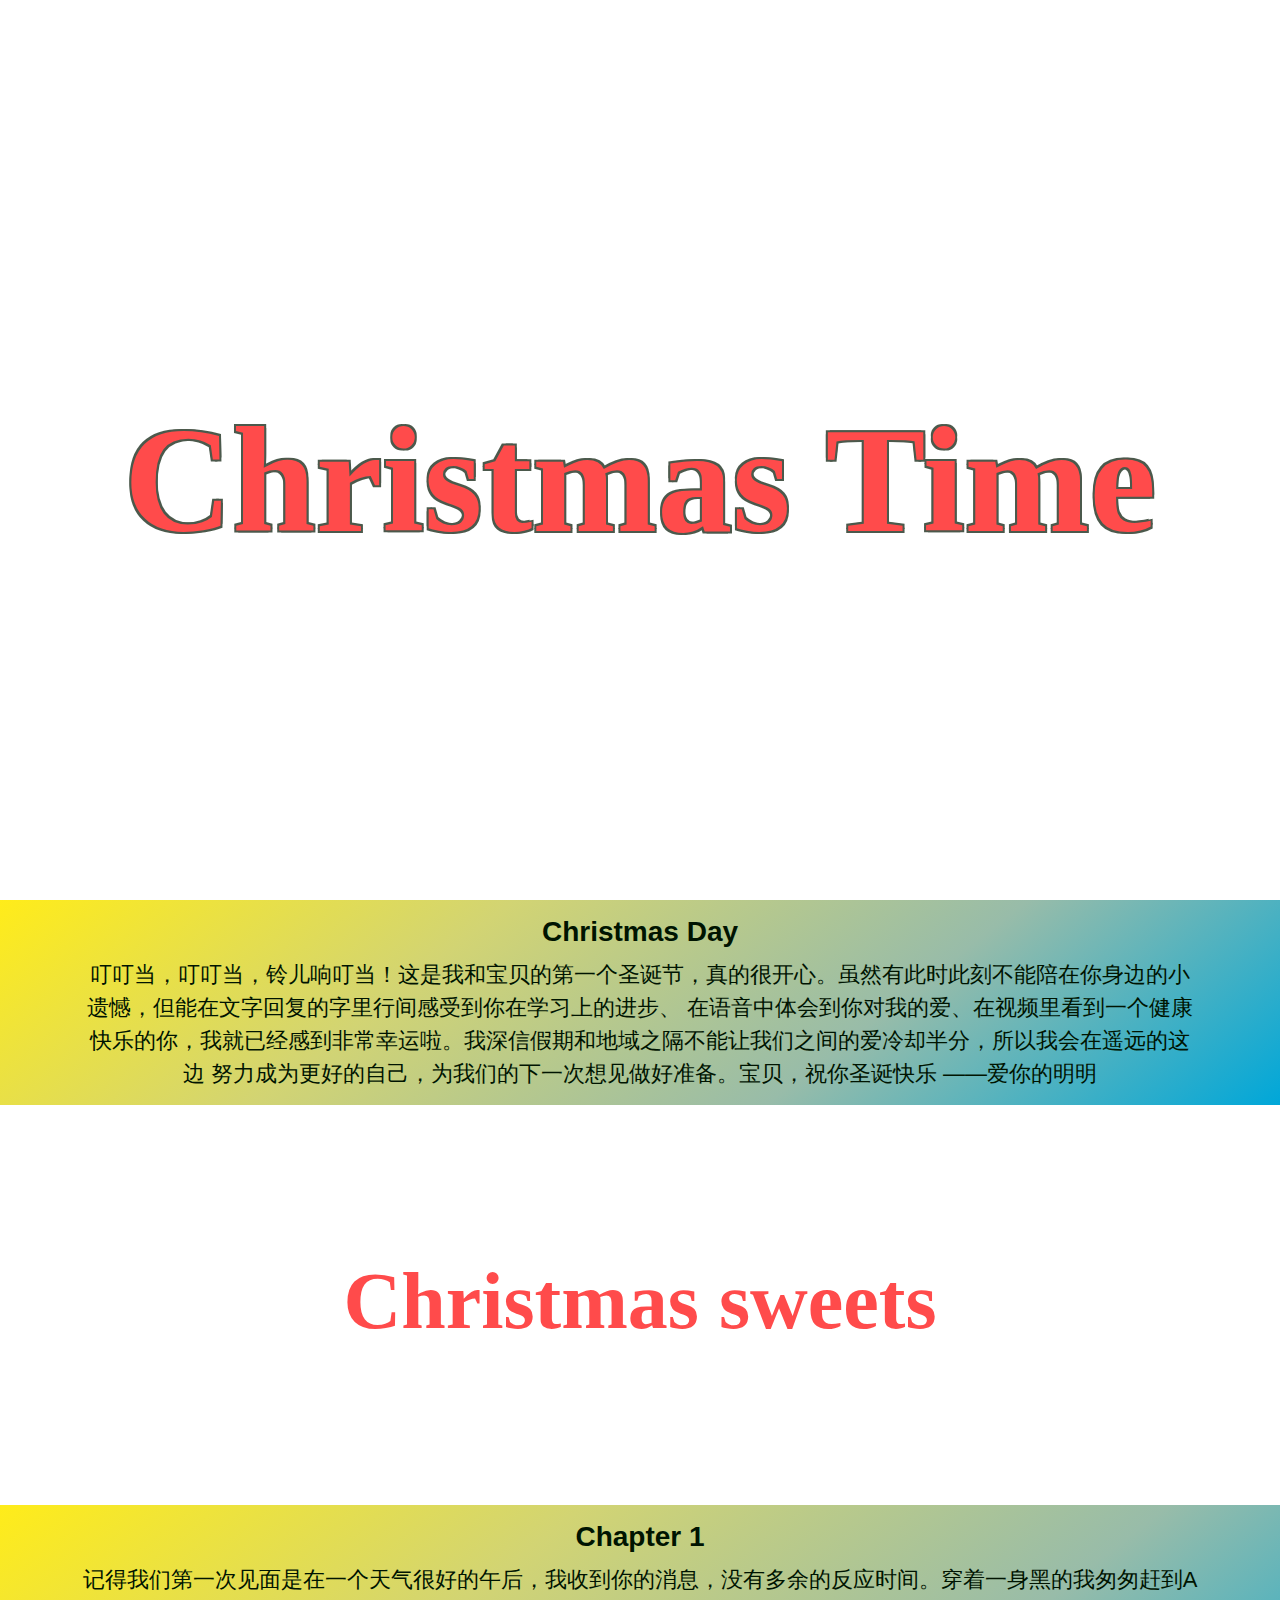
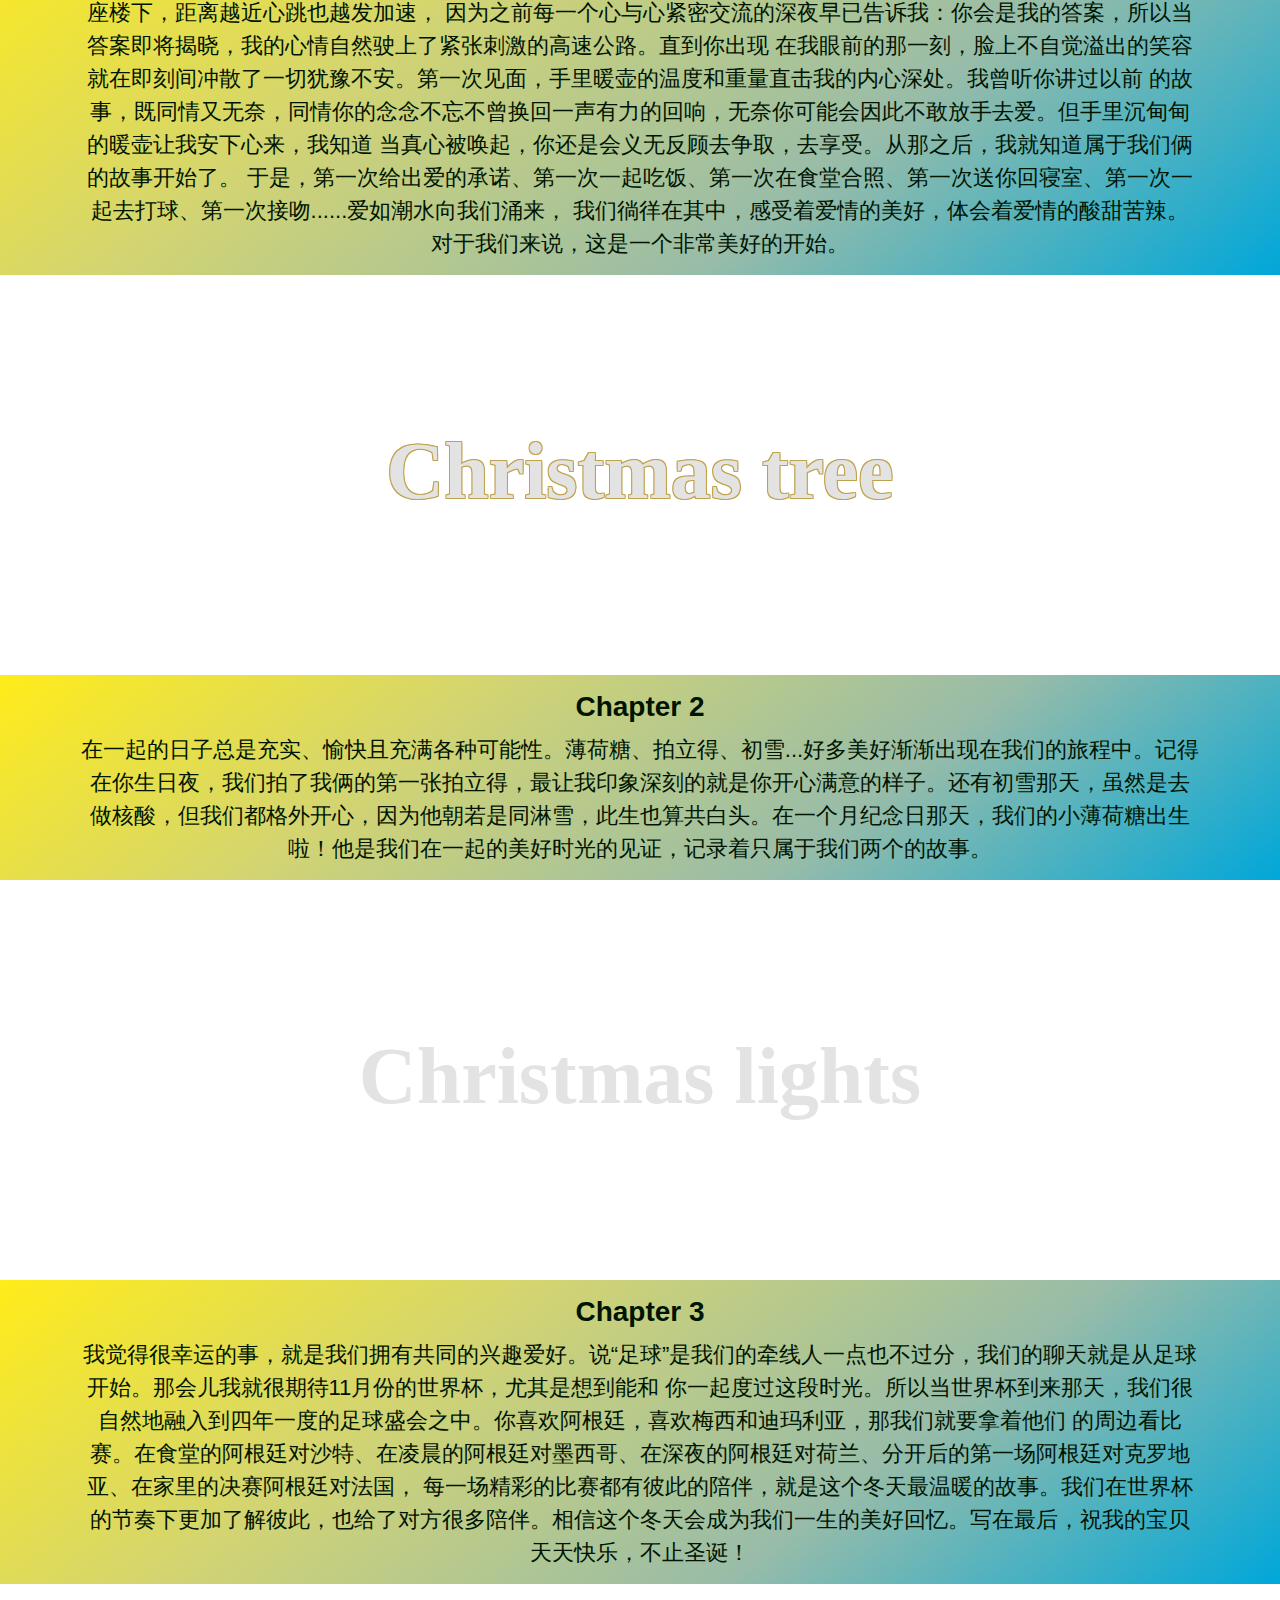
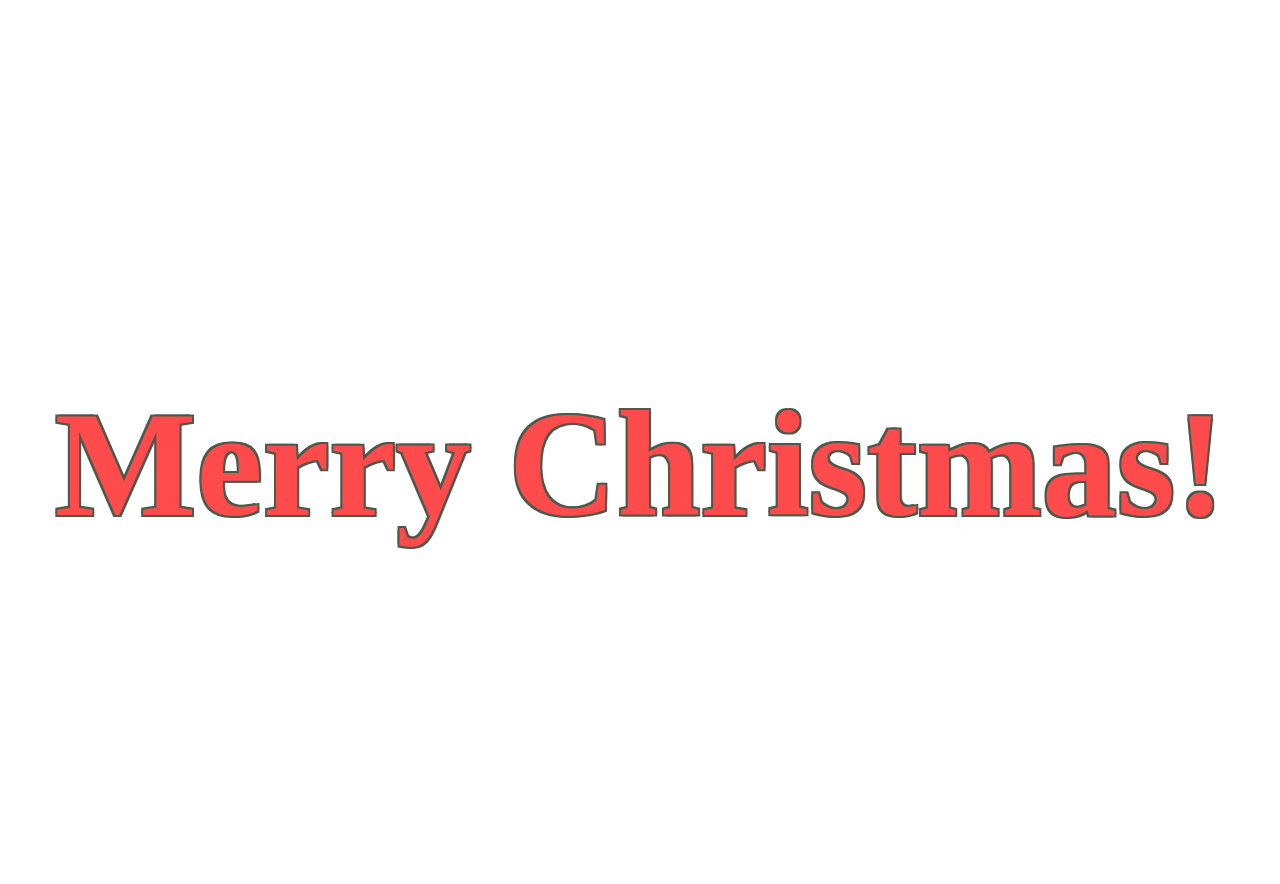
<file: index.html>
<!DOCTYPE html>
<html lang="en">
<head>
    <meta charset="UTF-8">
    <title>圣诞快乐呀！</title>

    <link rel="stylesheet" href="./style.css">

    <div class="pimg1">
        <div class="text">
		<span class="big-font">
			Christmas Time
		</span>
        </div>
    </div>

    <section class="section">
        <h2>Christmas Day</h2>
        <p>
            叮叮当，叮叮当，铃儿响叮当！这是我和宝贝的第一个圣诞节，真的很开心。虽然有此时此刻不能陪在你身边的小遗憾，但能在文字回复的字里行间感受到你在学习上的进步、
            在语音中体会到你对我的爱、在视频里看到一个健康快乐的你，我就已经感到非常幸运啦。我深信假期和地域之隔不能让我们之间的爱冷却半分，所以我会在遥远的这边
            努力成为更好的自己，为我们的下一次想见做好准备。宝贝，祝你圣诞快乐 ——爱你的明明
        </p>
    </section>

    <div class="pimg2">
        <div class="text">
		<span class="red">
			Christmas sweets
		</span>
        </div>
    </div>

    <section class="section">
        <h2>Chapter 1</h2>
        <p>
            记得我们第一次见面是在一个天气很好的午后，我收到你的消息，没有多余的反应时间。穿着一身黑的我匆匆赶到A座楼下，距离越近心跳也越发加速，
            因为之前每一个心与心紧密交流的深夜早已告诉我：你会是我的答案，所以当答案即将揭晓，我的心情自然驶上了紧张刺激的高速公路。直到你出现
            在我眼前的那一刻，脸上不自觉溢出的笑容就在即刻间冲散了一切犹豫不安。第一次见面，手里暖壶的温度和重量直击我的内心深处。我曾听你讲过以前
            的故事，既同情又无奈，同情你的念念不忘不曾换回一声有力的回响，无奈你可能会因此不敢放手去爱。但手里沉甸甸的暖壶让我安下心来，我知道
            当真心被唤起，你还是会义无反顾去争取，去享受。从那之后，我就知道属于我们俩的故事开始了。
            于是，第一次给出爱的承诺、第一次一起吃饭、第一次在食堂合照、第一次送你回寝室、第一次一起去打球、第一次接吻......爱如潮水向我们涌来，
            我们徜徉在其中，感受着爱情的美好，体会着爱情的酸甜苦辣。对于我们来说，这是一个非常美好的开始。


        </p>
    </section>

    <div class="pimg3">
        <div class="text">
		<span class="gold">
			Christmas tree
		</span>
        </div>
    </div>

    <section class="section">
        <h2>Chapter 2</h2>
        <p>
            在一起的日子总是充实、愉快且充满各种可能性。薄荷糖、拍立得、初雪...好多美好渐渐出现在我们的旅程中。记得在你生日夜，我们拍了我俩的第一张拍立得，最让我印象深刻的就是你开心满意的样子。还有初雪那天，虽然是去做核酸，但我们都格外开心，因为他朝若是同淋雪，此生也算共白头。在一个月纪念日那天，我们的小薄荷糖出生啦！他是我们在一起的美好时光的见证，记录着只属于我们两个的故事。
        </p>
    </section>

    <div class="pimg4">
        <div class="text">
		<span>
			Christmas lights
		</span>
        </div>
    </div>

    <section class="section">
        <h2>Chapter 3</h2>
        <p>
            我觉得很幸运的事，就是我们拥有共同的兴趣爱好。说“足球”是我们的牵线人一点也不过分，我们的聊天就是从足球开始。那会儿我就很期待11月份的世界杯，尤其是想到能和
            你一起度过这段时光。所以当世界杯到来那天，我们很自然地融入到四年一度的足球盛会之中。你喜欢阿根廷，喜欢梅西和迪玛利亚，那我们就要拿着他们
            的周边看比赛。在食堂的阿根廷对沙特、在凌晨的阿根廷对墨西哥、在深夜的阿根廷对荷兰、分开后的第一场阿根廷对克罗地亚、在家里的决赛阿根廷对法国，
            每一场精彩的比赛都有彼此的陪伴，就是这个冬天最温暖的故事。我们在世界杯的节奏下更加了解彼此，也给了对方很多陪伴。相信这个冬天会成为我们一生的美好回忆。写在最后，祝我的宝贝天天快乐，不止圣诞！
        </p>
    </section>

    <div class="pimg5">
        <div class="text">
		<span class="big-font">
			Merry Christmas!
		</span>
        </div>

    </div>
</head>
<body>


</body>

</html>
</file>
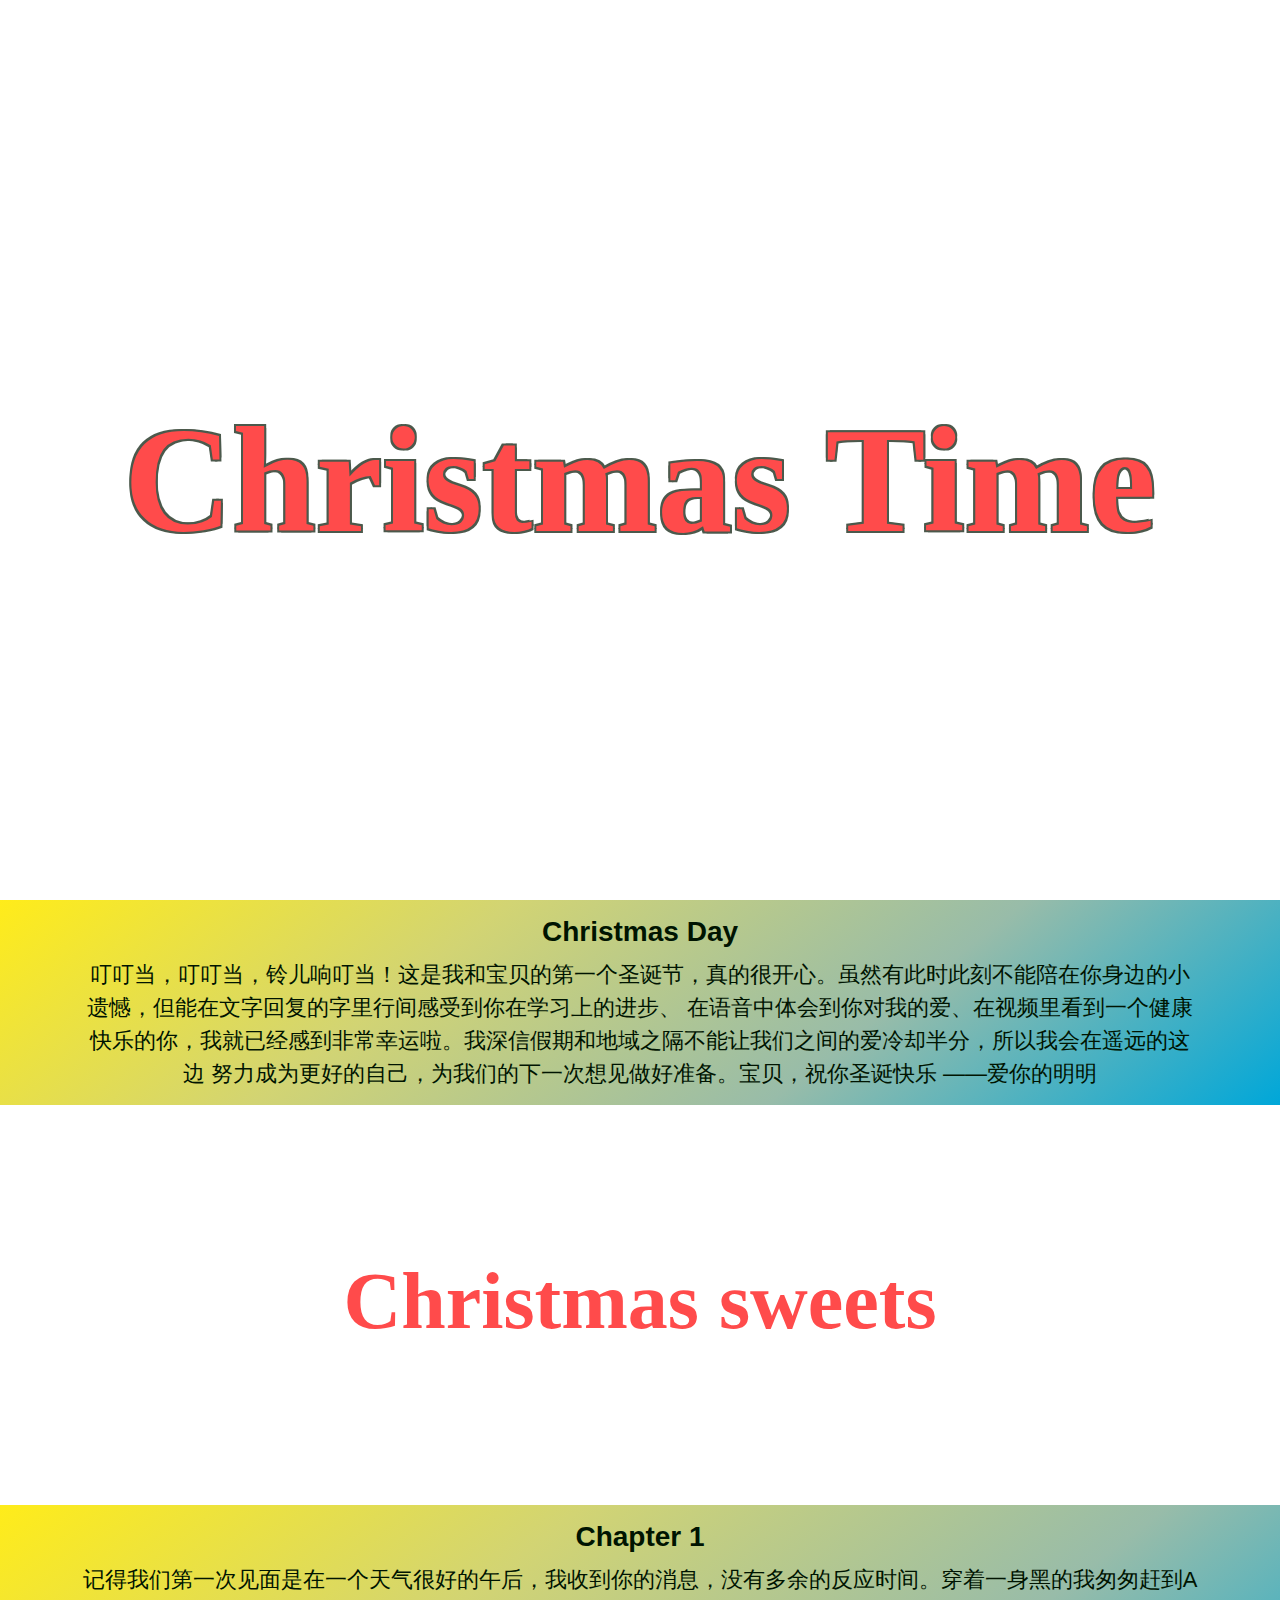
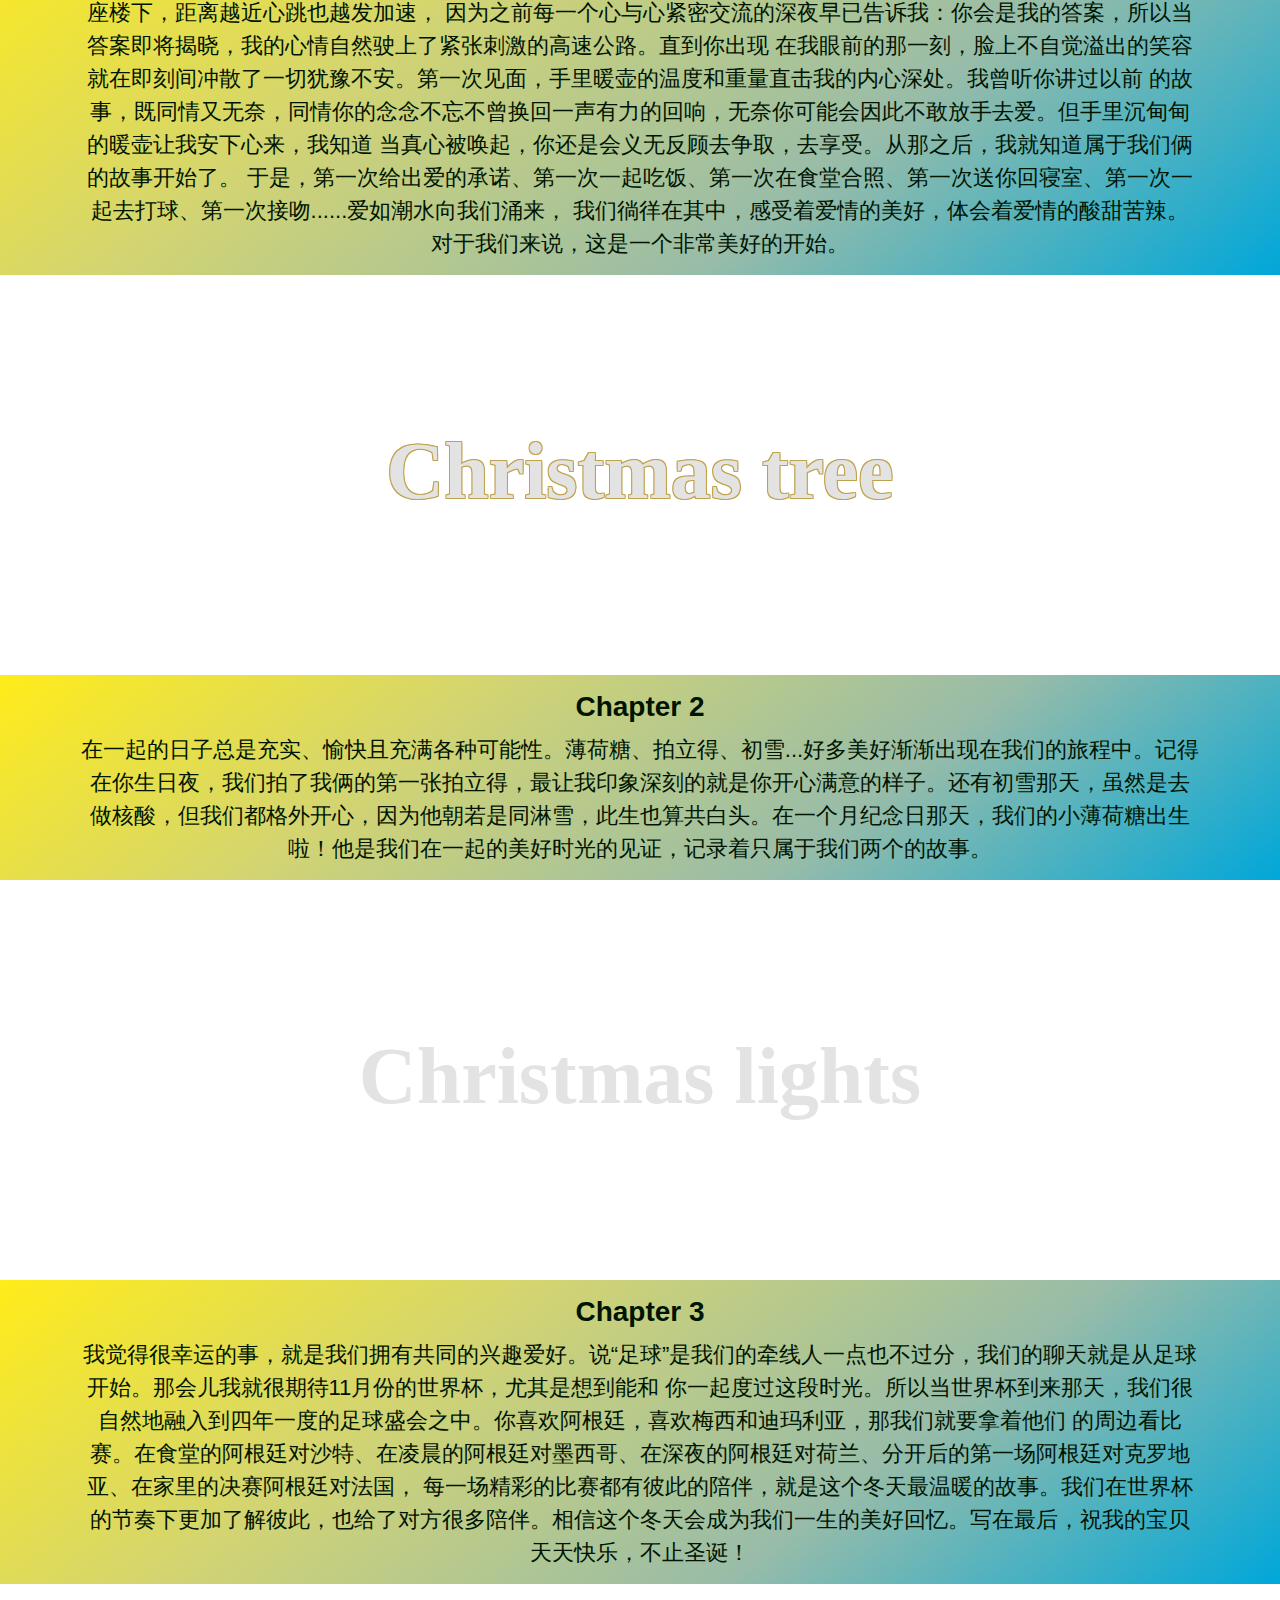
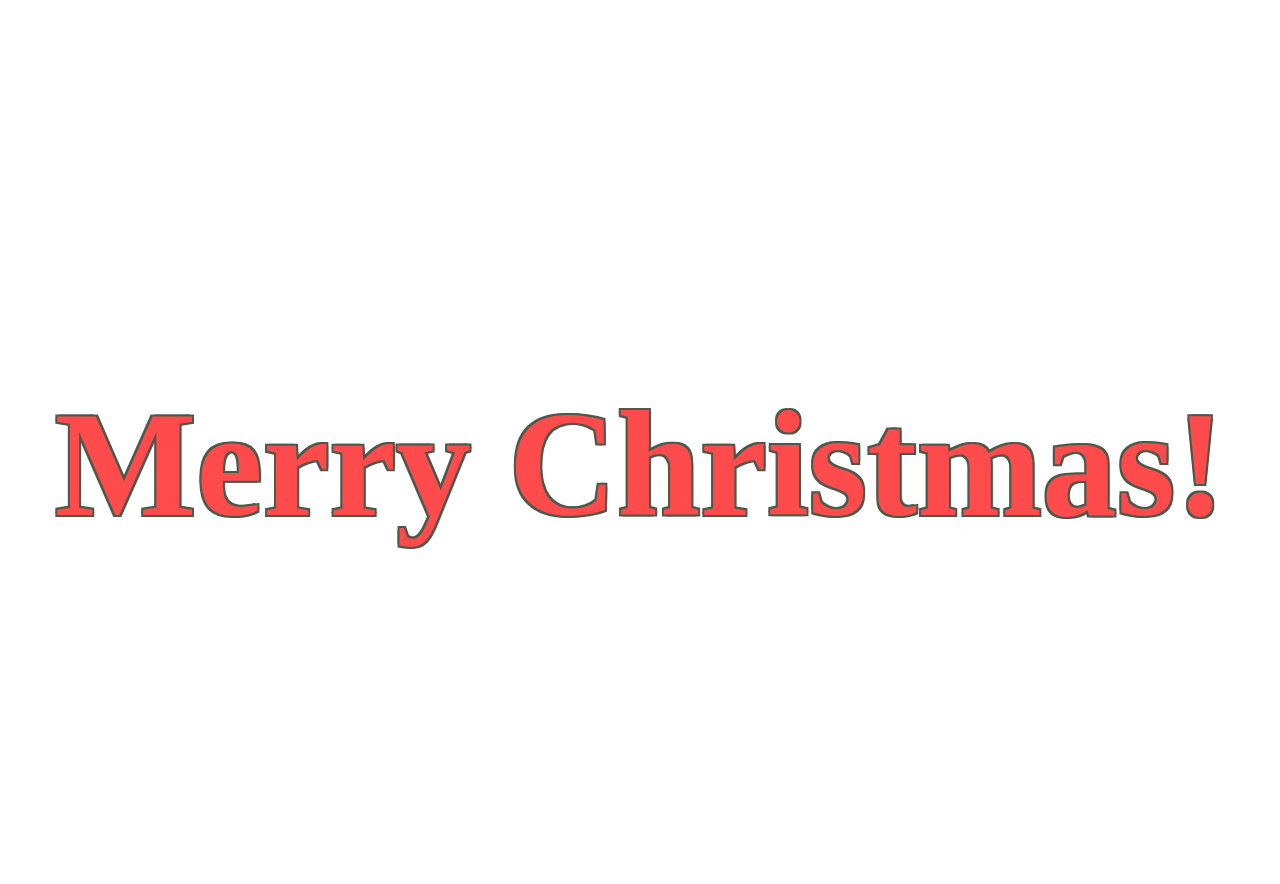
<file: mhmhyy.html>
<!DOCTYPE html>
<html lang="en">
<head>
    <meta charset="UTF-8">
    <title>圣诞快乐呀！</title>

    <style>
        body, html {
            height: 100%;
            margin: 0;
            font-size: 22px;
            font-family: "Dancing Script", cursive, sans-serif;
            font-weight: 400;
            line-height: 1.5em;
            color: #666;
        }

        .pimg1, .pimg2, .pimg3, .pimg4, .pimg5 {
            position: relative;
            opacity: 0.70;
            background-position: center;
            background-size: cover;
            background-repeat: no-repeat;
            background-attachment: fixed; /* fixed = parallax, scroll = normal */
        }

        .pimg1 {
            background-image: url(https://farm5.staticflickr.com/4552/27192220489_68d29dde9e_o.jpg	);
            min-height: 100%;
        }

        .pimg2 {
            background-image: url(pic/1.jpg);
            min-height: 400px;
        }

        .pimg3 {
            background-image: url(pic/2.jpg);
            min-height: 400px;
        }

        .pimg4 {
            background-image: url(pic/3.jpg);
            min-height: 400px;
        }

        .pimg5 {
            background-image: url(pic/4.jpg);
            min-height: 100%;
        }

        .section {
            text-align: center;
            padding: 15px 80px;
            color: #001401;
            background-color: #fff;
            background-image: linear-gradient(322deg, #00a7d9, #98bca9, #d2d473, #ffec1a)
        }

        .section h2 {
            margin: 0;
            margin-bottom: 10px;
            font-size: 28px;
            font-color:red;

        }

        .section p {
            margin: 0;

        }

        .text {
            position: absolute;
            top: 45%;
            width: 100%;
            text-align: center;
            color: #d8d8d8;
            font-family: "Tangerine", cursive;
            font-size: 80px;
            font-weight: bold;
        }

        .text .big-font {
            font-size: 150px;
            line-height: 1em;
            text-shadow:
                    -2px -2px 0 #001401,
                    2px -2px 0 #001401,
                    -2px 2px 0 #001401,
                    2px 2px 0 #001401;
            color:red;
        }

        .text .red {
            color: red;
            text-shadow:
                    -1px -1px 0 #fff,
                    1px -1px 0 #fff,
                    -1px 1px 0 #fff,
                    1px 1px 0 #fff;
        }

        .text .gold {
            text-shadow:
                    -1px -1px 0 #a67c00,
                    1px -1px 0 #a67c00,
                    -1px 1px 0 #a67c00,
                    1px 1px 0 #a67c00;
        }

        .authors {
            position: absolute;
            bottom: 0;
            left: 0;
            width: 100%;
            padding-bottom: 5px;
            text-align: center;
            color: #fff;
        }

        .authors p {
            margin: 0;
        }

        .authors a {
            text-decoration: none;
            color: red;
            font-weight: bold;
        }

        .authors a:hover,
        .authors a:focus,
        .authors a:active {
            color: #001401;
        }

        @media (max-width: 768px) {
            .pimg1, .pimg2, .pimg3, .pimg4 {
                background-attachment: scroll;
            }

            .text .big-font {
                font-size: 100px;
                line-height: 100px;
                color: red;
                text-shadow:
                        -1px -1px 0 #fff,
                        1px -1px 0 #fff,
                        -1px 1px 0 #fff,
                        1px 1px 0 #fff;
            }
        }
    </style>
    <div class="pimg1">
        <div class="text">
		<span class="big-font">
			Christmas Time
		</span>
        </div>
    </div>

    <section class="section">
        <h2>Christmas Day</h2>
        <p>
            叮叮当，叮叮当，铃儿响叮当！这是我和宝贝的第一个圣诞节，真的很开心。虽然有此时此刻不能陪在你身边的小遗憾，但能在文字回复的字里行间感受到你在学习上的进步、
            在语音中体会到你对我的爱、在视频里看到一个健康快乐的你，我就已经感到非常幸运啦。我深信假期和地域之隔不能让我们之间的爱冷却半分，所以我会在遥远的这边
            努力成为更好的自己，为我们的下一次想见做好准备。宝贝，祝你圣诞快乐 ——爱你的明明
        </p>
    </section>

    <div class="pimg2">
        <div class="text">
		<span class="red">
			Christmas sweets
		</span>
        </div>
    </div>

    <section class="section">
        <h2>Chapter 1</h2>
        <p>
            记得我们第一次见面是在一个天气很好的午后，我收到你的消息，没有多余的反应时间。穿着一身黑的我匆匆赶到A座楼下，距离越近心跳也越发加速，
            因为之前每一个心与心紧密交流的深夜早已告诉我：你会是我的答案，所以当答案即将揭晓，我的心情自然驶上了紧张刺激的高速公路。直到你出现
            在我眼前的那一刻，脸上不自觉溢出的笑容就在即刻间冲散了一切犹豫不安。第一次见面，手里暖壶的温度和重量直击我的内心深处。我曾听你讲过以前
            的故事，既同情又无奈，同情你的念念不忘不曾换回一声有力的回响，无奈你可能会因此不敢放手去爱。但手里沉甸甸的暖壶让我安下心来，我知道
            当真心被唤起，你还是会义无反顾去争取，去享受。从那之后，我就知道属于我们俩的故事开始了。
            于是，第一次给出爱的承诺、第一次一起吃饭、第一次在食堂合照、第一次送你回寝室、第一次一起去打球、第一次接吻......爱如潮水向我们涌来，
            我们徜徉在其中，感受着爱情的美好，体会着爱情的酸甜苦辣。对于我们来说，这是一个非常美好的开始。


        </p>
    </section>

    <div class="pimg3">
        <div class="text">
		<span class="gold">
			Christmas tree
		</span>
        </div>
    </div>

    <section class="section">
        <h2>Chapter 2</h2>
        <p>
            在一起的日子总是充实、愉快且充满各种可能性。薄荷糖、拍立得、初雪...好多美好渐渐出现在我们的旅程中。记得在你生日夜，我们拍了我俩的第一张拍立得，最让我印象深刻的就是你开心满意的样子。还有初雪那天，虽然是去做核酸，但我们都格外开心，因为他朝若是同淋雪，此生也算共白头。在一个月纪念日那天，我们的小薄荷糖出生啦！他是我们在一起的美好时光的见证，记录着只属于我们两个的故事。
        </p>
    </section>

    <div class="pimg4">
        <div class="text">
		<span>
			Christmas lights
		</span>
        </div>
    </div>

    <section class="section">
        <h2>Chapter 3</h2>
        <p>
            我觉得很幸运的事，就是我们拥有共同的兴趣爱好。说“足球”是我们的牵线人一点也不过分，我们的聊天就是从足球开始。那会儿我就很期待11月份的世界杯，尤其是想到能和
            你一起度过这段时光。所以当世界杯到来那天，我们很自然地融入到四年一度的足球盛会之中。你喜欢阿根廷，喜欢梅西和迪玛利亚，那我们就要拿着他们
            的周边看比赛。在食堂的阿根廷对沙特、在凌晨的阿根廷对墨西哥、在深夜的阿根廷对荷兰、分开后的第一场阿根廷对克罗地亚、在家里的决赛阿根廷对法国，
            每一场精彩的比赛都有彼此的陪伴，就是这个冬天最温暖的故事。我们在世界杯的节奏下更加了解彼此，也给了对方很多陪伴。相信这个冬天会成为我们一生的美好回忆。写在最后，祝我的宝贝天天快乐，不止圣诞！
        </p>
    </section>

    <div class="pimg5">
        <div class="text">
		<span class="big-font">
			Merry Christmas!
		</span>
        </div>

    </div>
</head>
<body>


</body>

</html>
</file>
<file: style.css>
body, html {
    height: 100%;
    margin: 0;
    font-size: 22px;
    font-family: "Dancing Script", cursive, sans-serif;
    font-weight: 400;
    line-height: 1.5em;
    color: #666;
}

.pimg1, .pimg2, .pimg3, .pimg4, .pimg5 {
    position: relative;
    opacity: 0.70;
    background-position: center;
    background-size: cover;
    background-repeat: no-repeat;
    background-attachment: fixed; /* fixed = parallax, scroll = normal */
}

.pimg1 {
    background-image: url(https://farm5.staticflickr.com/4552/27192220489_68d29dde9e_o.jpg	);
    min-height: 100%;
}

.pimg2 {
    background-image: url(pic/1.jpg);
    min-height: 400px;
}

.pimg3 {
    background-image: url(pic/2.jpg);
    min-height: 400px;
}

.pimg4 {
    background-image: url(pic/3.jpg);
    min-height: 400px;
}

.pimg5 {
    background-image: url(pic/4.jpg);
    min-height: 100%;
}

.section {
    text-align: center;
    padding: 15px 80px;
    color: #001401;
    background-color: #fff;
    background-image: linear-gradient(322deg, #00a7d9, #98bca9, #d2d473, #ffec1a)
}

.section h2 {
    margin: 0;
    margin-bottom: 10px;
    font-size: 28px;
    font-color:red;

}

.section p {
    margin: 0;

}

.text {
    position: absolute;
    top: 45%;
    width: 100%;
    text-align: center;
    color: #d8d8d8;
    font-family: "Tangerine", cursive;
    font-size: 80px;
    font-weight: bold;
}

.text .big-font {
    font-size: 150px;
    line-height: 1em;
    text-shadow:
            -2px -2px 0 #001401,
            2px -2px 0 #001401,
            -2px 2px 0 #001401,
            2px 2px 0 #001401;
    color:red;
}

.text .red {
    color: red;
    text-shadow:
            -1px -1px 0 #fff,
            1px -1px 0 #fff,
            -1px 1px 0 #fff,
            1px 1px 0 #fff;
}

.text .gold {
    text-shadow:
            -1px -1px 0 #a67c00,
            1px -1px 0 #a67c00,
            -1px 1px 0 #a67c00,
            1px 1px 0 #a67c00;
}

.authors {
    position: absolute;
    bottom: 0;
    left: 0;
    width: 100%;
    padding-bottom: 5px;
    text-align: center;
    color: #fff;
}

.authors p {
    margin: 0;
}

.authors a {
    text-decoration: none;
    color: red;
    font-weight: bold;
}

.authors a:hover,
.authors a:focus,
.authors a:active {
    color: #001401;
}

@media (max-width: 768px) {
    .pimg1, .pimg2, .pimg3, .pimg4 {
        background-attachment: scroll;
    }

    .text .big-font {
        font-size: 100px;
        line-height: 100px;
        color: red;
        text-shadow:
                -1px -1px 0 #fff,
                1px -1px 0 #fff,
                -1px 1px 0 #fff,
                1px 1px 0 #fff;
    }
}
</file>
